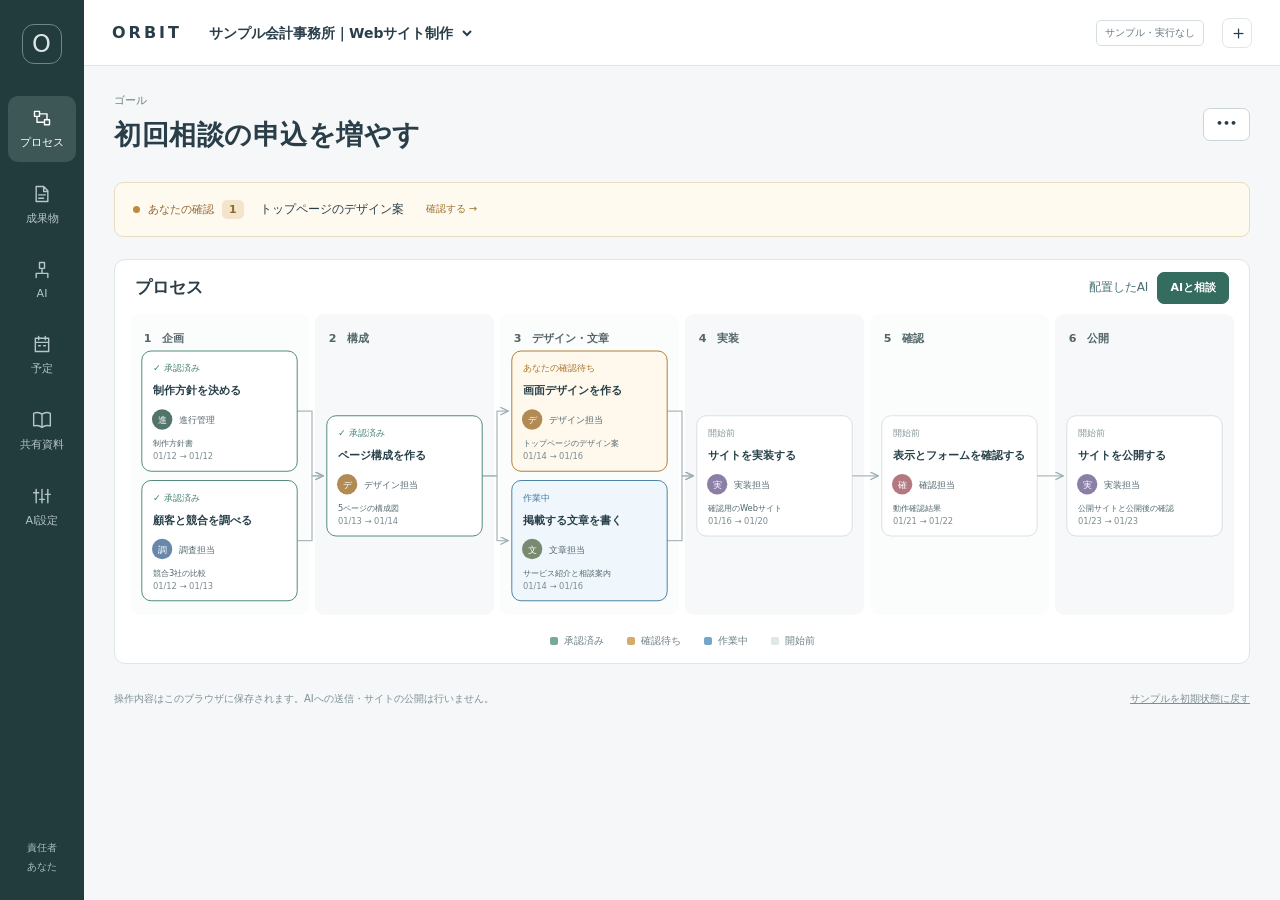
<file: personal_agent_mock/public/index.html>
<!doctype html>
<html lang="ja"><head><meta charset="utf-8"><meta name="viewport" content="width=device-width, initial-scale=1"><meta name="theme-color" content="#223b36"><title>ORBIT — プロジェクトとAI</title><link rel="stylesheet" href="style.css"><script type="module" src="app.mjs"></script></head>
<body><a class="skip" href="#main">プロセスへ移動</a><div id="app"><div class="boot"><div class="brand-mark">o</div><h1>プロセスを読み込み中</h1><p>しばらくお待ちください。</p></div></div><div id="toast" role="status" aria-live="polite"></div><dialog id="detail" aria-labelledby="detail-title"><div id="detail-body"></div></dialog><noscript>この操作モックにはJavaScriptが必要です。</noscript></body></html>
</file>
<file: personal_agent_mock/public/style.css>
@charset "UTF-8";
:root{font-family:"Yu Gothic UI",Meiryo,system-ui,sans-serif;font-size:14px;color:#293e48;background:#f5f7f8;--ink:#293e48;--muted:#697c83;--line:#dfe6e8;--green:#356c60;--nav:#223b3d}*{box-sizing:border-box}body{margin:0}button,input,select,textarea{font:inherit;color:inherit}button{cursor:pointer;border:0;background:none}button:disabled{opacity:.45;cursor:default}a{color:var(--green)}button:focus-visible,a:focus-visible,select:focus-visible,input:focus-visible,textarea:focus-visible,[tabindex]:focus-visible{outline:3px solid #327ba2;outline-offset:3px}h1,h2,h3,p{margin:0}h1{font-size:25px;line-height:1.5}h2{font-size:17px;line-height:1.6}h3{font-size:14px}p{line-height:1.8}small{font-size:11px;color:var(--muted)}svg{display:block}.layout{display:grid;grid-template-columns:84px minmax(0,1fr);min-height:100vh}.rail{height:100vh;position:sticky;top:0;background:var(--nav);color:#dae4e4;display:flex;flex-direction:column;align-items:center;padding:24px 8px}.brand{font-size:24px;letter-spacing:1px;width:40px;height:40px;border:1px solid #6d8687;border-radius:12px;display:grid;place-items:center;margin-bottom:32px}.rail nav{width:100%;display:grid;gap:10px}.rail button{color:#b5c6c7;border-radius:10px;padding:12px 4px;display:flex;align-items:center;flex-direction:column;gap:7px;font-size:11px}.rail button.active{background:#3d5756;color:white}.rail button:hover{background:#355050}.owner{margin-top:auto;font-size:10px;line-height:1.9;text-align:center;color:#aabfc0}.workspace{min-width:0}.topbar{height:66px;padding:0 28px;display:flex;align-items:center;gap:18px;background:white;border-bottom:1px solid var(--line)}.wordmark{font-size:16px;letter-spacing:3px}.topbar select{border:0;background:transparent;max-width:480px;min-width:0;font-weight:600;padding:10px 5px}.demo-badge{margin-left:auto;white-space:nowrap;border:1px solid #d5dfe1;border-radius:5px;font-size:10px;padding:5px 8px;color:#63787f}.new-project{border:1px solid var(--line);border-radius:7px;width:30px;height:30px;font-size:19px}main{max-width:1680px;margin:auto;padding:27px 30px 12px;min-width:0}.heading{display:flex;align-items:center;justify-content:space-between;gap:15px;margin-bottom:18px}.heading p{font-size:12px;color:var(--muted);margin-top:6px}.actions,.detail-tools{display:flex;gap:9px;flex-wrap:wrap}.btn{display:inline-flex;align-items:center;justify-content:center;gap:6px;background:white;border:1px solid #cbd6d8;border-radius:7px;padding:10px 16px;font-size:12px;font-weight:600;line-height:1.5}.btn:hover{background:#f0f5f5}.btn.primary{background:var(--green);border-color:var(--green);color:white}.btn.primary:hover{background:#28574e}.btn.small{font-size:11px;padding:7px 12px}.btn.ghost{background:transparent;border-color:transparent}.danger{color:#9e5148}.text-button{font-size:12px;color:#496e76;padding:6px 0}.text-button:hover{text-decoration:underline}.project-summary{display:flex;gap:28px;align-items:center;font-size:11px;color:var(--muted);margin-bottom:16px;flex-wrap:wrap}.project-summary strong{color:var(--ink);margin-left:8px;font-size:12px}.project-summary .btn{margin-left:auto}.sample-switch{display:flex;align-items:center;gap:12px;margin-bottom:16px;font-size:11px;color:var(--muted)}.sample-switch select{background:transparent;border:1px solid #d5dfe1;padding:7px 11px;border-radius:6px;font-size:11px;max-width:100%}.attention{display:flex;gap:15px;align-items:center;border:1px solid #ead8ba;background:#fffaf0;border-radius:10px;padding:17px 20px;margin-bottom:20px}.attention.success{background:#f0f7f3;border-color:#c4dbcf}.attention-mark{flex-shrink:0;width:28px;height:28px;border-radius:50%;background:#ad7529;color:white;display:grid;place-items:center;font-weight:700}.attention.success .attention-mark{background:#468376}.attention small{color:#9b6f33;font-weight:600}.attention h2{font-size:16px;margin:2px 0}.attention p{font-size:11px;color:#728080}.attention>.btn{margin-left:auto;flex-shrink:0}.panel{background:white;border:1px solid var(--line);border-radius:11px;overflow:hidden}.panel-head{padding:18px 20px 14px;display:flex;align-items:center;justify-content:space-between;gap:16px}.panel-head span{font-size:10px;color:var(--muted)}.flow-scroll{overflow-x:auto;padding:0 12px;overscroll-behavior-x:contain}.flow-svg{width:100%;min-width:1020px;display:block}.node{cursor:pointer}.node:hover .node-bg,.node:focus .node-bg{stroke:#356c60;stroke-width:2}.legend{display:flex;justify-content:center;gap:23px;flex-wrap:wrap;font-size:10px;color:#6d8186;padding:15px}.legend span{display:flex;align-items:center;gap:6px}.legend i{display:inline-block;width:8px;height:8px;background:#dfe7e9;border-radius:2px}.legend i.done{background:#76a99a}.legend i.review{background:#d6aa67}.legend i.running{background:#73a6c9}.flow-bottom{display:flex;justify-content:space-between;margin-top:12px}.notice{padding:13px 15px;border-radius:7px;background:#fff5e5;border:1px solid #ead9bc;font-size:12px;line-height:1.8;margin:15px 0}.notice.subtle{background:#f3f6f7;border-color:#e0e7e9}.tag{display:inline-flex;font-size:10px;padding:4px 7px;border-radius:5px;background:#f0f3f4;color:#6c7c82;white-space:nowrap}.tag.review,.tag.approval{background:#fcf0db;color:#a87830}.tag.running{background:#e8f2fa;color:#477b9b}.tag.done,.tag.completed{background:#e7f3ec;color:#447b64}.avatar{--ac:#526f70;display:inline-flex;width:32px;height:32px;align-items:center;justify-content:center;background:var(--ac);color:white;border-radius:50%;font-size:12px;flex-shrink:0}.avatar.big{width:45px;height:45px;font-size:18px}.tabs{display:inline-flex;padding:4px;background:#eaf0f1;border-radius:8px;gap:3px;margin-bottom:18px}.tabs button{padding:9px 17px;font-size:11px;border-radius:5px;color:#637981}.tabs button.selected{background:white;color:#2d5256;box-shadow:0 1px 3px #293e4812}.org-scroll{overflow:auto}.org-canvas{height:485px;min-width:920px;position:relative}.org-lines{position:absolute;inset:0;width:100%;height:475px}.org-person{position:absolute;transform:translateX(-50%);width:175px;display:flex;flex-direction:column;align-items:center;gap:6px;padding:9px;border-radius:9px}.org-person:hover{background:#f3f7f7}.org-person.human{left:50%;top:8px}.org-person strong{font-size:12px}.org-person small{font-size:10px}.org-person .execution-label{font-size:10px;color:#60767b}.load{display:flex;gap:4px;margin-top:2px}.load i{width:15px;height:4px;border-radius:2px;background:#e0e7e7}.load i.fill{background:#649788}.panel-note{border-top:1px solid var(--line);font-size:11px;color:var(--muted);padding:14px 20px}.connection-row{display:grid;grid-template-columns:1fr 1fr;gap:18px}.connection-card{background:white;border:1px solid var(--line);border-radius:10px;padding:22px}.connection-card>div{display:flex;justify-content:space-between;align-items:center}.connection-card p{margin:12px 0 4px;font-size:13px}.settings-note{font-size:12px;color:var(--muted);margin:20px 0}.settings-grid{display:grid;grid-template-columns:repeat(3,1fr);gap:14px}.setting-card{display:flex;align-items:flex-start;gap:12px;padding:20px;background:white;border:1px solid var(--line);border-radius:9px;text-align:left}.setting-card:hover{border-color:#90acac}.setting-card>div{display:flex;flex-direction:column;gap:7px;min-width:0;overflow-wrap:anywhere}.setting-card strong{font-size:13px}.setting-card span{font-size:11px}.setting-card small{font-size:10px}.setting-card .edit-label{margin-left:auto;color:#417366;font-size:10px;white-space:nowrap}.artifact-grid{display:grid;grid-template-columns:repeat(3,minmax(0,1fr));gap:19px}.artifact-card{padding:0;background:white;border:1px solid var(--line);border-radius:10px;overflow:hidden;text-align:left}.artifact-card:hover{border-color:#8daaab}.artifact-thumb{height:190px;padding:18px;background:#eef2f3;overflow:hidden;display:flex;align-items:center;justify-content:center}.artifact-caption{padding:17px}.artifact-caption h2{font-size:13px;margin:9px 0}.artifact-caption>span:last-child{font-size:11px;color:var(--muted)}.mini-doc{background:white;padding:20px;width:80%;height:140px;border:1px solid #dfe6e8;transform:rotate(-2deg);box-shadow:0 3px 8px #32444c09}.mini-doc b{font-size:11px}.mini-doc i{display:block;height:5px;background:#e9eeee;margin-top:17px}.mini-doc i:last-child{width:65%}.mini-map,.mini-check{font-size:12px;line-height:2.7;color:#63807c;background:white;padding:16px 24px;border:1px solid #d7e4de;border-radius:6px}.site-preview{background:white;border:1px solid #dce5e1;border-radius:5px;color:#214b3c;overflow:hidden;text-align:left;width:100%;font-size:8px}.site-nav{display:flex;align-items:center;justify-content:space-between;padding:11px 14px;border-bottom:1px solid #e8eeea;gap:8px}.site-nav strong{font-size:9px}.site-nav span{font-size:6px}.site-hero{display:grid;grid-template-columns:1.6fr 1fr;gap:12px;background:#edf4ed;padding:19px 14px}.site-kicker{font-size:6px;letter-spacing:1px}.site-hero h3{font-family:serif;font-size:13px;line-height:1.7;margin:8px 0}.site-hero p{font-size:6px;line-height:1.8}.site-hero b{display:block;font-size:9px;margin-top:11px}.site-cta{display:inline-block;background:#285e44;color:white;border-radius:3px;padding:6px 8px;margin-top:9px;font-size:6px}.site-art{display:flex;flex-direction:column;gap:8px;justify-content:center;align-items:center;position:relative}.site-art span{background:#fff9eb;border:1px solid #d6ddc6;border-radius:5px;box-shadow:3px 3px 0 #bcd3b850;font-size:7px;width:64%;padding:8px 4px;text-align:center;transform:rotate(-5deg)}.site-art span:nth-child(2){margin-left:17px;transform:rotate(4deg)}.site-services{display:flex;justify-content:space-between;gap:8px;padding:12px;font-size:6px}.site-note{font-size:6px;padding:6px;text-align:center;color:#8a9b92}.site-preview.alternate .site-hero{background:#eff0f5}.site-preview.alternate .site-cta{background:#515d80}.site-preview.large{margin:15px 0}.site-preview.large .site-nav{padding:16px}.site-preview.large .site-nav strong{font-size:12px}.site-preview.large .site-nav span{font-size:8px}.site-preview.large .site-hero{padding:26px 22px}.site-preview.large .site-hero h3{font-size:22px}.site-preview.large .site-hero p,.site-preview.large .site-kicker{font-size:9px}.site-preview.large .site-hero b{font-size:14px}.site-preview.large .site-cta{font-size:9px;padding:9px 14px}.site-preview.large .site-art span{font-size:11px;padding:14px}.site-preview.large .site-services{font-size:9px;padding:18px}.site-preview.large .site-note{font-size:9px}.artifact-thumb .site-preview{width:100%;min-width:230px;transform:translateY(21px)}.artifact-sheet{margin:18px 0;background:#fafbfb;border:1px solid #e2e8e9;border-radius:8px;padding:20px}.artifact-sheet h3{margin-bottom:14px}.artifact-sheet p{font-size:12px;padding:9px 0;border-bottom:1px solid #e6ecee}.artifact-sheet p:last-child{border:0}.sitemap{background:#f3f7f5;border:1px solid #d8e5de;padding:20px;text-align:center;border-radius:7px;display:grid;gap:12px}.sitemap>div,.sitemap section>div{padding:12px;background:white;border:1px solid #cbded5;border-radius:5px;font-size:11px}.sitemap>div{max-width:150px;margin:auto}.sitemap section{display:grid;grid-template-columns:1fr 1fr;gap:10px}.check-summary{display:flex;align-items:center;gap:20px;padding:25px;background:#eaf4ef;border-radius:8px}.check-summary strong{font-size:32px;color:#3f7563}.check-summary span{font-size:12px;color:#587469;line-height:1.8}.timeline-scroll{overflow-x:auto}.timeline{min-width:880px;padding:0 20px 20px}.timeline-header,.timeline-row{display:grid;grid-template-columns:180px 1fr;align-items:center;gap:16px}.timeline-header{padding:8px 0 12px;color:#7c8d94;font-size:10px}.timeline-header>div{display:grid;grid-template-columns:repeat(12,1fr);text-align:center}.timeline-row{height:43px;border-top:1px solid #edf1f2}.timeline-row>button{text-align:left;font-size:11px}.timeline-track{height:100%;position:relative;background:repeating-linear-gradient(to right,transparent 0,transparent calc(100%/12 - 1px),#edf1f2 calc(100%/12 - 1px),#edf1f2 calc(100%/12))}.time-bar{position:absolute;top:9px;height:25px;background:#dce8f0;border:1px solid #c7dbe8;color:#4f7085;border-radius:4px;font-size:9px;white-space:nowrap;overflow:hidden}.time-bar.done{background:#dfeee7;border-color:#c8e1d5;color:#517966}.time-bar.review{background:#faecd5;border-color:#e8d3ab;color:#8c713d}.section-title{font-size:15px;margin:24px 0 14px}.schedule-grid{display:grid;grid-template-columns:repeat(3,minmax(0,1fr));gap:15px}.schedule-card{display:flex;align-items:center;gap:14px;text-align:left;background:white;border:1px solid var(--line);border-radius:9px;padding:18px}.calendar-date{font-size:14px;font-weight:700;border-right:1px solid var(--line);padding-right:15px}.calendar-date b{display:block;font-size:11px;font-weight:400;margin-top:6px;color:var(--muted)}.schedule-card strong{font-size:12px}.schedule-card p{font-size:10px;color:var(--muted);margin:5px 0}.schedule-card small{font-size:9px}.knowledge-grid{display:grid;grid-template-columns:repeat(3,minmax(0,1fr));gap:18px}.knowledge-grid .panel{padding:22px}.knowledge-grid p{font-size:13px;margin:20px 0;color:#5a6f76}.knowledge-agent{width:100%;display:flex;align-items:center;gap:9px;text-align:left;margin-top:15px;font-size:12px}.knowledge-agent span:last-child{margin-left:auto;font-size:10px;color:#63817e}footer{display:flex;justify-content:space-between;gap:15px;font-size:10px;color:#7d8f96;line-height:1.8;padding:26px 0 12px;flex-wrap:wrap}footer button{font-size:10px;text-decoration:underline;padding:0}.empty{padding:50px;text-align:center}.empty p{margin:15px}.empty .btn{margin-top:10px}.skip{position:fixed;top:-60px;left:100px;background:white;padding:12px;z-index:100}.skip:focus{top:8px}dialog{position:fixed;inset:0 0 0 auto;margin:0;width:min(660px,100%);height:100dvh;max-width:100%;max-height:100%;border:0;padding:0;background:white;color:var(--ink);box-shadow:-8px 0 40px #263b4a20;overflow:auto}dialog::backdrop{background:#20374350}.detail-head{position:sticky;top:0;z-index:2;background:white;border-bottom:1px solid var(--line);padding:22px 25px;display:flex;justify-content:space-between;gap:15px;align-items:center}.detail-head h2{font-size:18px}.detail-head>button{border:1px solid var(--line);border-radius:50%;padding:7px;flex-shrink:0}.detail-content{padding:23px 26px}.detail-actions{position:sticky;bottom:0;background:#fff;border-top:1px solid var(--line);padding:17px 25px;display:flex;gap:10px;flex-wrap:wrap;z-index:1}.detail-content p{font-size:12px}.task-summary{display:flex;align-items:center;gap:12px}.task-summary>div{display:flex;flex-direction:column;gap:6px;min-width:0;overflow-wrap:anywhere}.task-summary strong{font-size:13px}.task-summary .tag{margin-left:auto}.purpose{margin:18px 0;color:#617680}.checks{padding:15px 0}.checks p{margin:8px 0;color:#647b83}.detail-tools{margin-top:22px;padding-top:20px;border-top:1px solid var(--line)}.detail-tools .btn{font-size:11px}.field{display:flex;flex-direction:column;gap:9px;font-size:12px;font-weight:600;margin:15px 0 20px}.field input,.field select,.field textarea{border:1px solid #cad7da;border-radius:6px;background:white;padding:11px;font-weight:400;line-height:1.6;width:100%}.field textarea{min-height:110px;resize:vertical}.field input:disabled{background:#f2f5f6}.form-help{font-size:11px!important;line-height:1.8;color:#74868c;margin:15px 0}.input-row{display:grid;grid-template-columns:1fr 1fr;gap:14px}.checkbox{display:flex;gap:8px;align-items:center;font-size:12px}.task-chip{width:100%;border:1px solid var(--line);border-radius:7px;padding:13px;display:flex;justify-content:space-between;align-items:center;margin-top:10px;text-align:left;gap:10px}.task-chip>div{display:flex;flex-direction:column;gap:6px}.task-chip strong{font-size:12px}.task-chip>span{font-size:10px}.chat-lines{display:flex;flex-direction:column;gap:13px;margin-top:20px}.bubble{border-radius:8px;background:#f0f5f4;padding:15px;font-size:12px;line-height:1.9;max-width:94%;white-space:pre-wrap;overflow-wrap:anywhere}.bubble.you{background:#e7eff5;align-self:flex-end}.bubble small{display:block;margin-bottom:6px;font-size:10px}.activity{padding:15px 0;border-bottom:1px solid var(--line)}.activity p{margin-top:7px}#toast{position:fixed;bottom:20px;left:50%;transform:translate(-50%,30px);opacity:0;pointer-events:none;z-index:100;background:#294744;color:white;padding:12px 20px;border-radius:8px;font-size:12px;max-width:90vw;transition:.15s}#toast.show{opacity:1;transform:translate(-50%,0)}.boot{padding:80px;text-align:center}.boot h1{margin:20px 0;font-size:20px}
@media(max-width:1150px){main{padding:24px 22px 12px}.topbar{padding:0 22px}.artifact-grid,.settings-grid{grid-template-columns:repeat(2,minmax(0,1fr))}.schedule-grid{grid-template-columns:1fr 1fr}.project-summary{gap:15px}.knowledge-grid{grid-template-columns:1fr 1fr}}
@media(max-width:740px){.layout{display:block}.rail{position:fixed;top:auto;bottom:0;height:65px;width:100%;z-index:20;padding:4px}.brand,.owner{display:none}.rail nav{display:flex;justify-content:space-around;gap:0}.rail button{padding:7px;min-width:48px;gap:5px;font-size:9px}.rail svg{width:18px;height:18px}.topbar{padding:0 12px;height:60px;gap:8px}.wordmark{display:none}.topbar select{font-size:11px;max-width:220px;flex:1;padding:7px 0}.demo-badge{font-size:8px;padding:4px}.new-project{font-size:15px;width:25px;height:25px;flex-shrink:0}main{padding:20px 14px 80px}.heading{gap:10px;align-items:flex-start;margin-bottom:15px}h1{font-size:21px}.heading p{font-size:11px}.heading .btn{font-size:10px;padding:7px 9px}.project-summary{gap:9px 16px;font-size:10px}.project-summary strong{font-size:11px;margin-left:4px}.project-summary .btn{margin:0}.sample-switch{align-items:flex-start;flex-direction:column;gap:6px}.sample-switch select{width:100%;font-size:11px}.attention{padding:14px;flex-wrap:wrap;gap:10px}.attention>div:nth-child(2){flex:1}.attention h2{font-size:14px}.attention p{font-size:10px}.attention>.btn{margin-left:38px;font-size:11px}.attention-mark{width:24px;height:24px}.panel-head{padding:15px;align-items:flex-start;flex-direction:column;gap:5px}.panel-head h2{font-size:15px}.panel-head span{font-size:9px}.flow-scroll{padding:0 6px}.flow-svg{min-width:1040px}.legend{gap:10px;padding:12px;font-size:9px}.flow-bottom .text-button{font-size:10px}.artifact-grid,.settings-grid,.schedule-grid,.knowledge-grid,.connection-row{grid-template-columns:1fr}.artifact-thumb{height:200px}.artifact-thumb .site-preview{max-width:300px}.connection-card{padding:18px}.settings-note{font-size:11px}.setting-card{padding:16px}.detail-head{padding:17px}.detail-head h2{font-size:16px}.detail-content{padding:18px}.detail-actions{padding:14px 18px}.btn{font-size:11px;padding:9px 12px}.task-summary{gap:9px}.task-summary strong{font-size:12px}.task-summary small{font-size:9px}.site-preview.large .site-hero{padding:19px 14px;grid-template-columns:1.8fr 1fr;gap:9px}.site-preview.large .site-hero h3{font-size:17px}.site-preview.large .site-hero p{font-size:8px}.site-preview.large .site-nav strong{font-size:10px}.site-preview.large .site-nav span{font-size:6px}.site-preview.large .site-art span{font-size:9px;width:80%;padding:12px 4px}.site-preview.large .site-services{font-size:8px;padding:12px}.artifact-sheet{padding:15px}.tabs{display:flex}.tabs button{padding:8px 10px;flex:1;font-size:10px}.input-row{gap:9px}.schedule-card{padding:16px}.knowledge-grid .panel{padding:19px}footer{font-size:9px;padding:20px 0}#toast{bottom:78px;width:max-content;font-size:11px}.empty{padding:35px 20px}.org-canvas{min-width:880px}.form-help{font-size:10px!important}}
@media(prefers-reduced-motion:reduce){*{transition:none!important;scroll-behavior:auto!important}}

@media(min-width:741px){main{padding-top:18px}.heading{margin-bottom:10px}.project-summary,.sample-switch{margin-bottom:10px}.attention{padding:12px 18px;margin-bottom:14px}.panel-head{padding-top:12px;padding-bottom:10px}}

.goal-heading{display:flex;align-items:center;justify-content:space-between;gap:20px;margin:9px 0 26px}.goal-label{font-size:11px;color:#6b7e84;display:block;margin-bottom:7px}.goal-heading h1{font-size:27px;font-weight:600;letter-spacing:.02em}.decision-strip{display:flex;align-items:center;gap:16px;margin-bottom:22px;background:#fffaf0;border:1px solid #eadcc1;border-radius:9px;padding:13px 18px;flex-wrap:wrap}.decision-label{display:flex;align-items:center;gap:8px;font-size:11px;color:#90682e}.decision-label i{width:7px;height:7px;background:#bc8b3f;border-radius:50%}.decision-label b{font-size:11px;background:#f3e5cc;padding:3px 7px;border-radius:5px}.decision-strip button{font-size:12px;display:flex;gap:22px;align-items:center;text-align:left;padding:5px 0}.decision-strip button span{font-size:10px;color:#9c722f}.decision-strip.completed{background:#eff7f3;border-color:#d9e9e1;font-size:12px;color:#527669}.agent-library{display:grid;grid-template-columns:repeat(3,minmax(0,1fr));gap:18px}.agent-card{border:1px solid var(--line);border-radius:11px;padding:22px;background:white;min-width:0}.agent-identity{display:flex;gap:13px;align-items:center;text-align:left;min-width:0}.agent-identity h2{font-size:15px}.agent-identity p{font-size:11px;color:var(--muted);margin-top:4px;overflow-wrap:anywhere}.agent-engine{font-size:11px;color:#789097;margin:21px 0 13px}.placement-tags{display:flex;gap:6px;flex-wrap:wrap;min-height:48px;align-content:flex-start}.placement-tags span{background:#eef4f3;color:#536f6a;font-size:10px;padding:5px 8px;border-radius:5px}.agent-card-bottom{border-top:1px solid #edf0f1;margin-top:16px;padding-top:13px;display:flex;justify-content:space-between;align-items:center;gap:10px}.agent-card-bottom>span{font-size:10px;color:#789097}.agent-card-bottom button{font-size:11px}.scope-label{font-size:12px;color:#678079;margin-bottom:20px}.goal-heading+.flow-panel{margin-top:20px}@media(max-width:1100px){.agent-library{grid-template-columns:repeat(2,minmax(0,1fr))}}@media(max-width:740px){.goal-heading{margin:4px 0 20px;gap:10px}.goal-heading h1{font-size:22px}.decision-strip{padding:12px 14px;gap:9px;align-items:flex-start;flex-direction:column}.decision-strip button{font-size:11px;gap:10px}.agent-library{grid-template-columns:1fr}.agent-card{padding:18px}.flow-panel .panel-head{flex-direction:row;align-items:center}.flow-panel .panel-head .text-button{font-size:10px}.flow-panel .panel-head .actions{gap:12px}.flow-panel .panel-head .btn{padding:5px 8px;font-size:10px}}

.process-chat{position:fixed;right:22px;bottom:20px;width:365px;height:min(570px,85vh);z-index:15;background:white;border:1px solid #cbd9d8;border-radius:14px;box-shadow:0 12px 48px #173d3826;display:flex;flex-direction:column;overflow:hidden}.chat-heading{display:flex;align-items:center;justify-content:space-between;padding:15px 18px;border-bottom:1px solid var(--line)}.chat-heading button{padding:4px}.chat-scope{padding:10px 18px;font-size:11px;color:#5d7579}.chat-scope span{display:block;font-size:9px;margin-top:5px;color:#91a09f}.chat-context{display:flex;justify-content:space-between;font-size:11px;background:#edf5f2;padding:10px 18px}.process-messages{flex:1;min-height:60px;overflow:auto;padding:12px 16px;display:flex;flex-direction:column;gap:12px}.process-messages .bubble{font-size:12px}.chat-welcome{font-size:12px;color:#708580;margin-top:10px}.chat-proposal{padding:12px 16px;background:#fff8ec;border-top:1px solid #eedcb8;font-size:11px}.chat-proposal>div{display:flex;gap:8px;margin-top:9px}#process-chat-form{padding:12px 16px;border-top:1px solid var(--line)}#process-message{display:block;width:100%;resize:none;border:1px solid #d1dddd;border-radius:8px;padding:10px;font-size:12px;line-height:1.6}#process-chat-form>.btn{display:block;margin:8px 0 0 auto}.chat-examples button{font-size:10px;color:#638078;padding:0 0 8px}.preview-label{font-size:11px;padding:5px 20px 14px;color:#987039}.proposed .node-bg{stroke:#ab813d;stroke-width:2;stroke-dasharray:5 3;fill:#fff8e9}.sr-only{position:absolute;width:1px;height:1px;padding:0;margin:-1px;overflow:hidden;clip:rect(0,0,0,0);white-space:nowrap;border:0}@media(max-width:740px){.process-chat{right:8px;bottom:72px;width:calc(100% - 16px);height:min(530px,76vh)}.process-chat .chat-heading{padding:12px 15px}}

.session-page{height:calc(100vh - 145px);min-height:500px;display:flex;flex-direction:column;background:#fff;border:1px solid var(--line);border-radius:14px;overflow:hidden}.session-header{display:flex;align-items:center;gap:24px;padding:20px 24px;border-bottom:1px solid var(--line)}.session-header h1{font-size:19px;margin:0 0 5px}.session-header>div{flex:1}.session-header>div>span{font-size:11px;color:#71858b}.session-body{display:flex;min-height:0;flex:1}.session-list{width:208px;flex-shrink:0;background:#f8faf9;padding:16px 8px;border-right:1px solid var(--line);overflow:auto}.session-list button{display:flex;align-items:center;gap:8px;width:100%;text-align:left;padding:13px 10px;font-size:11px;border-radius:8px;color:#647b80;line-height:1.5}.session-list button.selected{background:#e7efec;color:#234f45;font-weight:600}.session-dot{width:6px;height:6px;border-radius:50%;background:#a9b7b8;flex-shrink:0}.session-dot.running{background:#5288ae}.session-dot.review,.session-dot.approval{background:#c48b3a}.session-dot.completed{background:#548b78}.session-conversation{display:flex;flex-direction:column;min-width:0;flex:1}.session-transcript{flex:1;min-height:0;overflow:auto;padding:32px max(24px,calc((100% - 730px)/2));}.session-message{margin-bottom:30px;line-height:1.8;font-size:14px;white-space:pre-wrap;overflow-wrap:anywhere}.session-message small{display:block;font-size:10px;color:#91a09d;margin-bottom:6px}.session-message.you{margin-left:15%;background:#f1f4f3;padding:14px 18px;border-radius:14px}.session-result{display:flex;align-items:center;gap:12px;border:1px solid #dce5e2;border-radius:10px;padding:15px;text-align:left;color:#43655c;max-width:100%;font-size:12px}.session-result>span:last-child{font-size:10px;color:#7f938c}.session-composer{border:1px solid #ccd9d4;border-radius:14px;margin:12px 24px 20px;padding:12px 14px;box-shadow:0 3px 12px #173d3808}.session-composer textarea{width:100%;display:block;border:0;background:transparent;resize:vertical;min-height:64px;max-height:160px;font-size:14px;line-height:1.7;outline:none}.session-composer:focus-within{border-color:#52786a;box-shadow:0 0 0 2px #52786a20}.session-composer>div{display:flex;align-items:center;justify-content:space-between;gap:12px}.session-composer>div>span{color:#8a9b94;font-size:10px}.session-composer .btn{border-radius:50%;width:34px;height:34px;padding:0;font-size:20px}@media(max-width:740px){.session-page{height:calc(100dvh - 175px);min-height:410px}.session-header{padding:12px;gap:12px;flex-wrap:wrap}.session-header h1{font-size:15px}.session-header>div{min-width:150px}.session-header>div>span{font-size:9px}.session-header>.tag{font-size:9px}.session-body{flex-direction:column}.session-list{display:flex;width:100%;padding:5px;border-right:0;border-bottom:1px solid var(--line);overflow:auto;flex-shrink:0}.session-list button{width:auto;white-space:nowrap;padding:8px}.session-conversation{min-height:0}.session-transcript{padding:18px 14px}.session-message{font-size:12px;margin-bottom:22px}.session-message.you{margin-left:8%;padding:10px 12px}.session-composer{margin:6px 10px 10px;padding:10px}.session-composer textarea{font-size:12px;min-height:48px}.session-composer>div>span{font-size:9px}}
</file>
